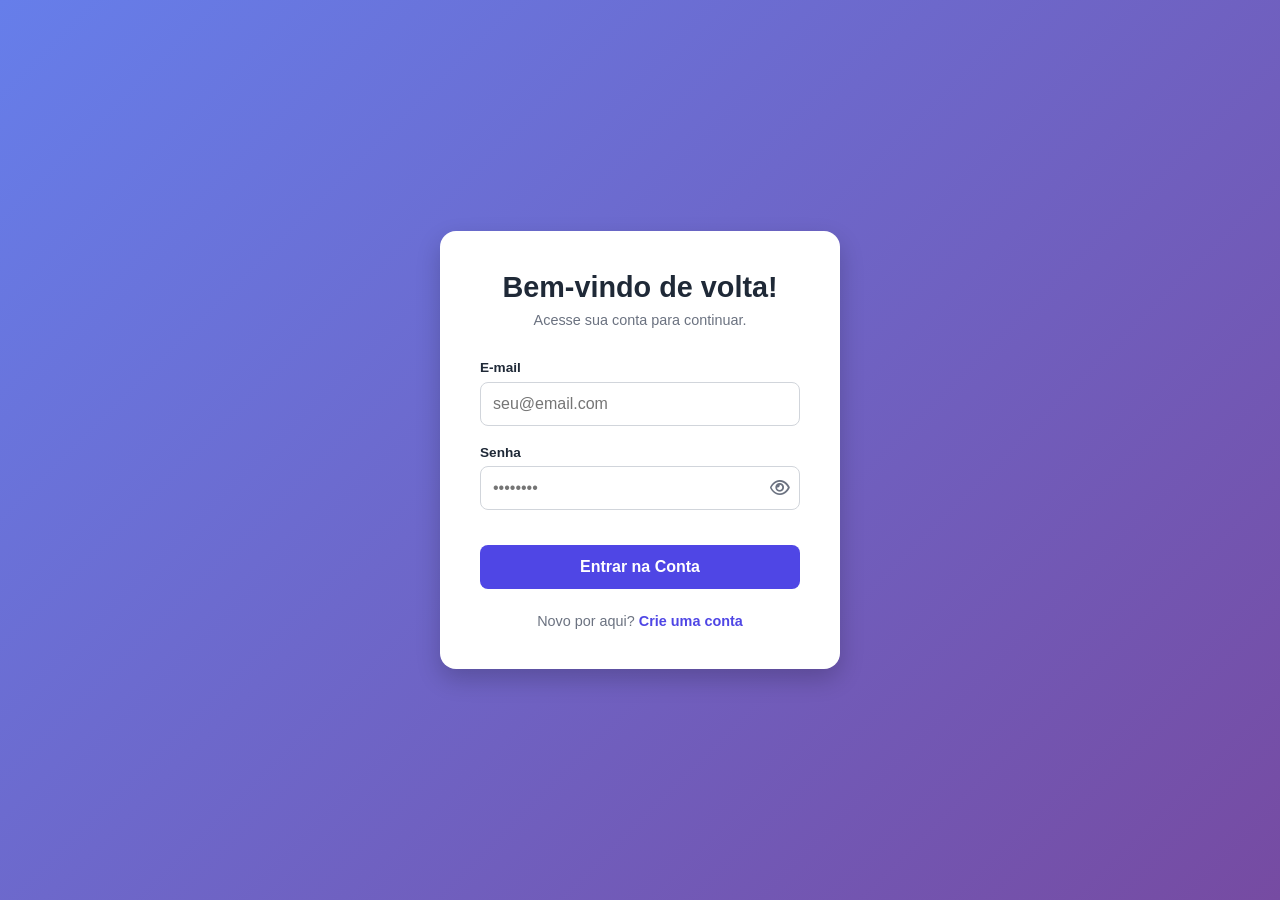
<file: index.html>
<!DOCTYPE html>
<html lang="pt-br">

<head>
    <meta charset="UTF-8">
    <meta name="viewport" content="width=device-width, initial-scale=1.0">
    <title>Entrada Do Sistema</title>
</head>

<body>
    <script>
        window.location.href = "./Login/login.html";
    </script>
    <h2>Não Esta conseguindo entrar no sistema? clique <a href="./Login/login.html">aqui</a></h2>
</body>

</html>
</file>
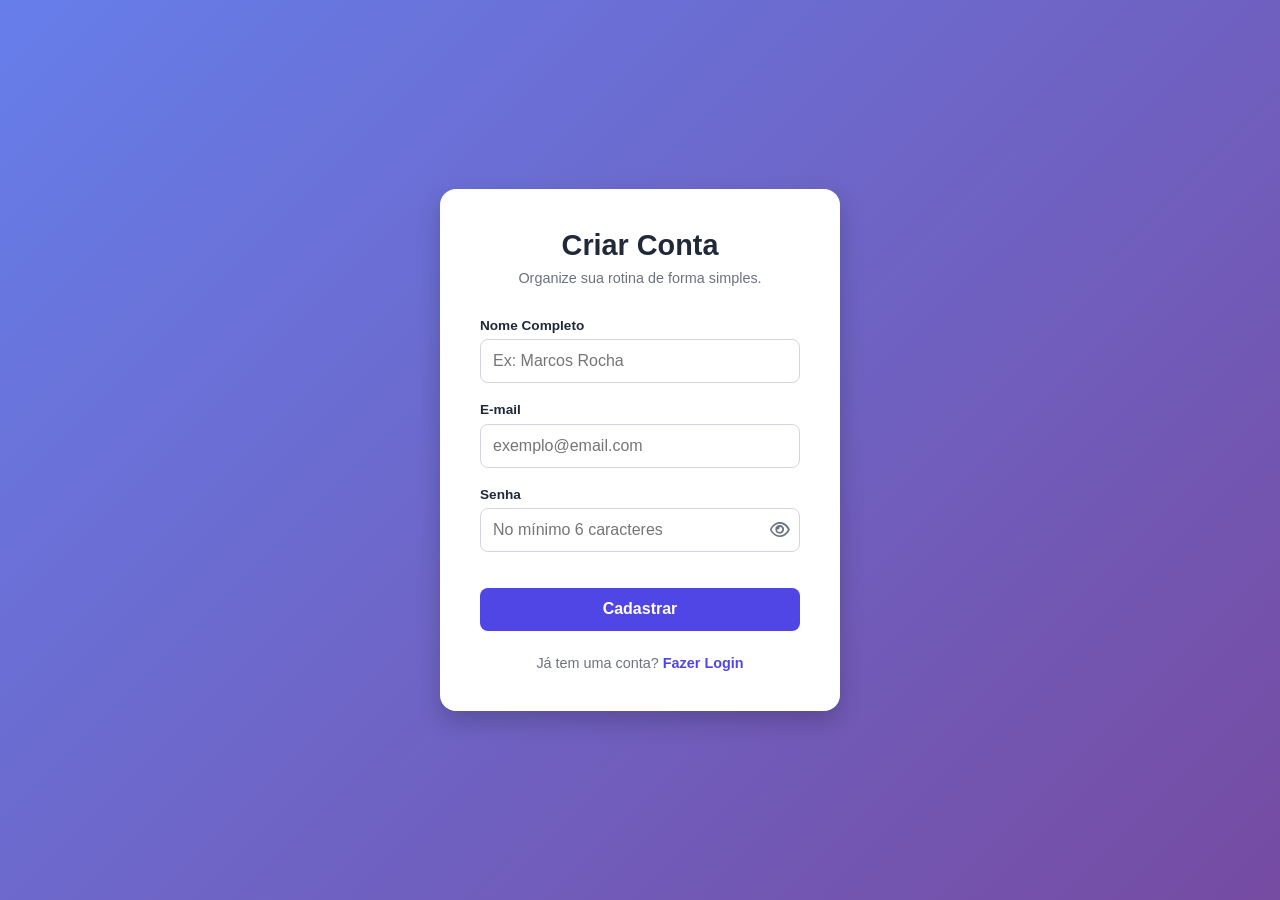
<file: Cadastro/cadastro.html>
<!DOCTYPE html>
<html lang="pt-br">
<head>
    <meta charset="UTF-8">
    <meta name="viewport" content="width=device-width, initial-scale=1.0">
    <title>TaskMaster - Criar Conta</title>
    <link rel="stylesheet" href="style.css">
    <link rel="stylesheet" href="https://cdnjs.cloudflare.com/ajax/libs/font-awesome/6.0.0/css/all.min.css">
</head>
<body>
    <div class="auth-wrapper">
        <div class="auth-card">
            <div class="auth-header">
                <h2>Criar Conta</h2>
                <p>Organize sua rotina de forma simples.</p>
            </div>

            <form id="formCadastro">
                <div id="mensagemErro" class="alert-error hidden"></div>

                <div class="input-group">
                    <label for="nome">Nome Completo</label>
                    <input type="text" id="nome" placeholder="Ex: Marcos Rocha" required>
                </div>

                <div class="input-group">
                    <label for="email">E-mail</label>
                    <input type="email" id="email" placeholder="exemplo@email.com" required>
                </div>

                <div class="input-group">
                    <label for="senha">Senha</label>
                    <div class="password-container">
                        <input type="password" id="senha" placeholder="No mínimo 6 caracteres" required>
                        <button type="button" id="toggleSenha" class="btn-icon">
                            <i class="fa-regular fa-eye"></i>
                        </button>
                    </div>
                </div>

                <button type="submit" id="btnSubmit">
                    <span class="btn-text">Cadastrar</span>
                    <span class="loader hidden"></span>
                </button>
                
                <p class="auth-footer">
                    Já tem uma conta? <a href="../Login/login.html">Fazer Login</a>
                </p>
            </form>
        </div>
    </div>
    <script src="script.js"></script>
</body>
</html>
</file>
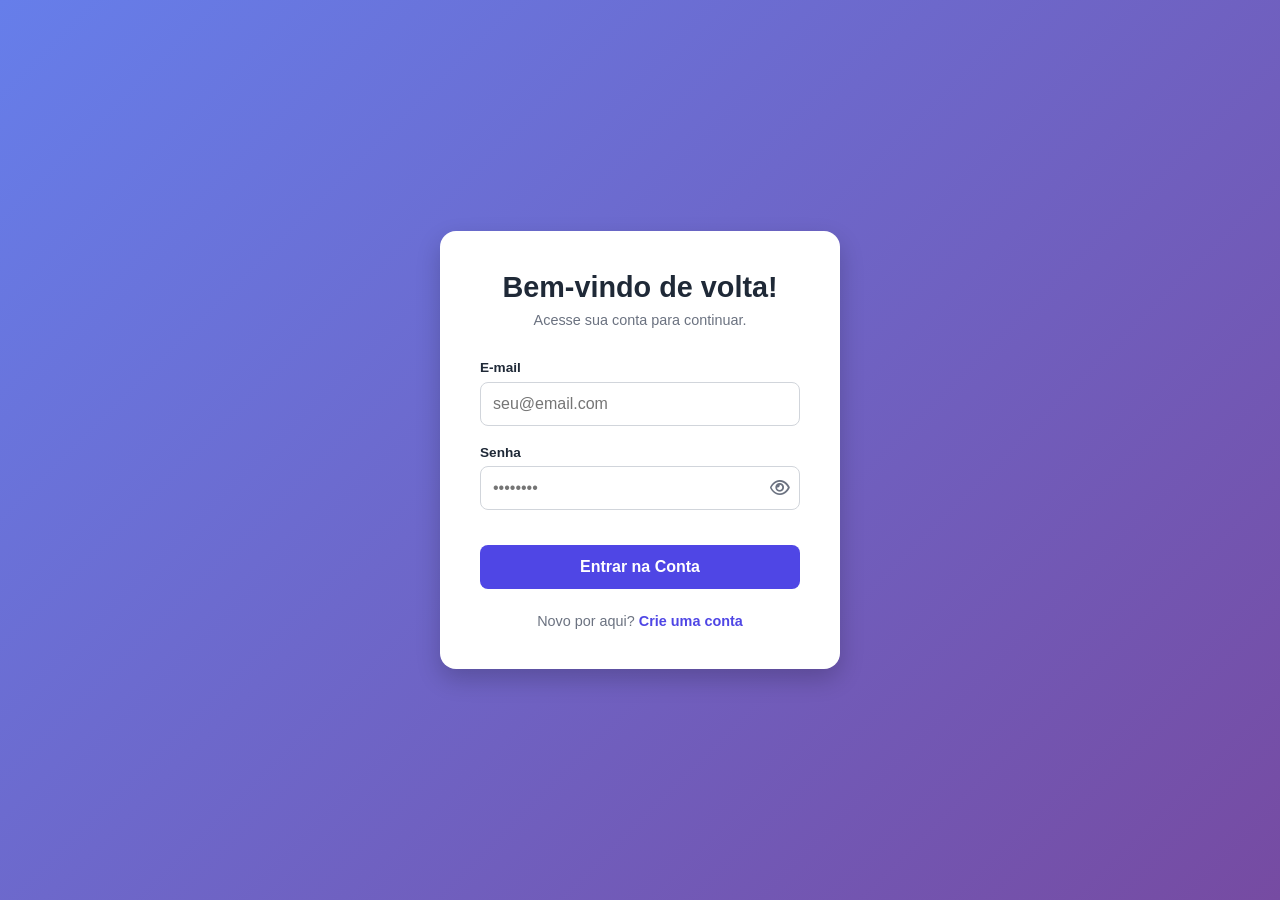
<file: Login/login.html>
<!DOCTYPE html>
<html lang="pt-br">
<head>
    <meta charset="UTF-8">
    <meta name="viewport" content="width=device-width, initial-scale=1.0">
    <title>Login - TaskMaster</title>
    <link rel="stylesheet" href="style.css">
    <!-- Ícones para o botão de mostrar senha -->
    <link rel="stylesheet" href="https://cdnjs.cloudflare.com/ajax/libs/font-awesome/6.0.0/css/all.min.css">
</head>
<body>
    <div class="auth-wrapper">
        <div class="auth-card">
            <div class="auth-header">
                <h2>Bem-vindo de volta!</h2>
                <p>Acesse sua conta para continuar.</p>
            </div>
            
            <form id="formLogin">
                <div id="mensagemErro" class="alert-error hidden"></div>

                <div class="input-group">
                    <label for="email">E-mail</label>
                    <input type="email" id="email" placeholder="seu@email.com" required>
                </div>
                
                <div class="input-group">
                    <label for="senha">Senha</label>
                    <div class="password-container">
                        <input type="password" id="senha" placeholder="••••••••" required>
                        <button type="button" class="btn-icon" id="btnToggle">
                            <i class="fa-regular fa-eye"></i>
                        </button>
                    </div>
                </div>
                
                <button type="submit" id="btnEntrar" class="btn-primary">
                    <span class="btn-text">Entrar na Conta</span>
                </button>

                <p class="auth-footer">
                    Novo por aqui? <a href="../Cadastro/cadastro.html">Crie uma conta</a>
                </p>
            </form>
        </div>
    </div>
    <script src="script.js"></script>
</body>
</html>
</file>
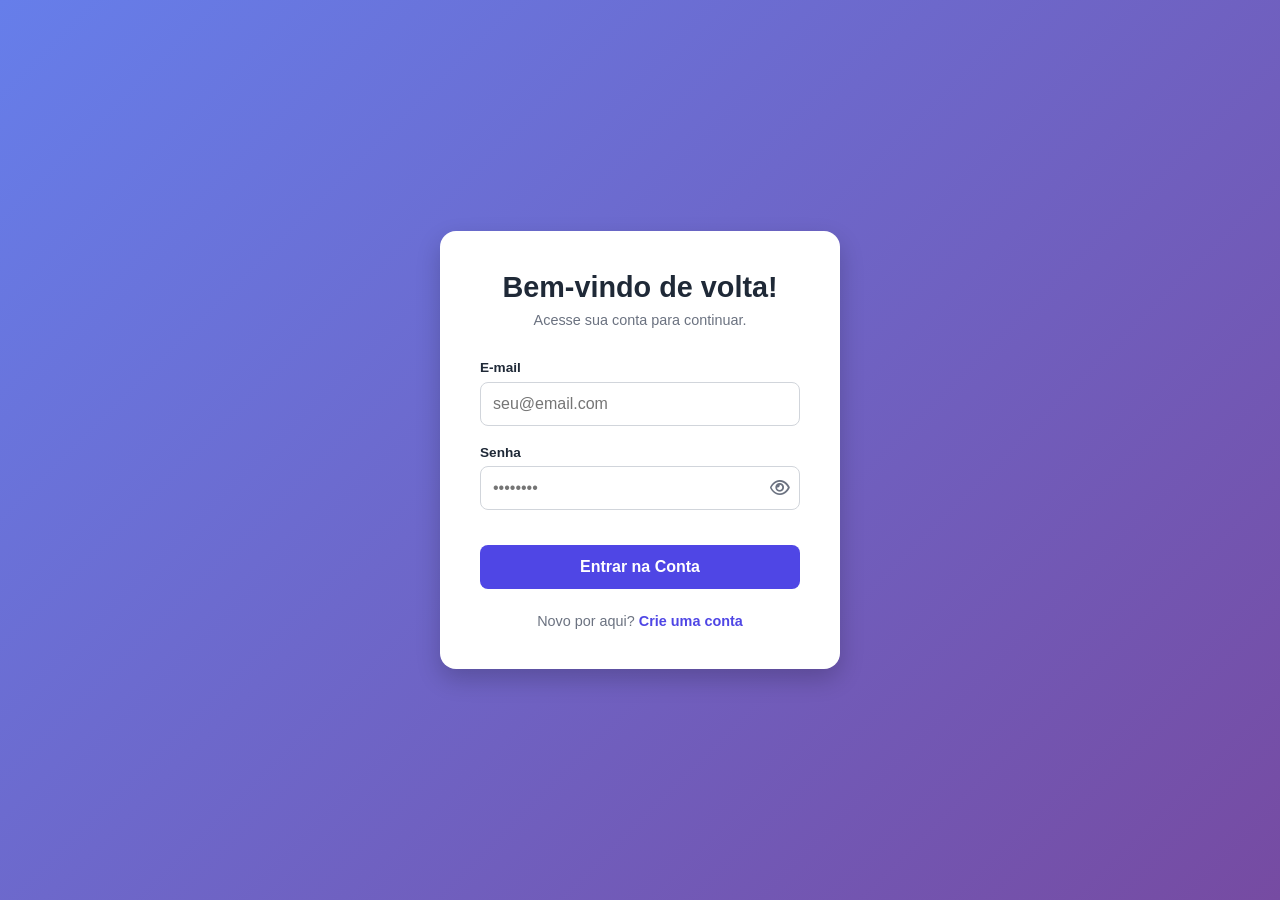
<file: Tarefa/tarefas.html>
<!DOCTYPE html>
<html lang="pt-br">
<head>
    <meta charset="UTF-8">
    <meta name="viewport" content="width=device-width, initial-scale=1.0">
    <title>Dashboard - TaskMaster</title>
    <link rel="stylesheet" href="style.css">
    <link rel="stylesheet" href="https://cdnjs.cloudflare.com/ajax/libs/font-awesome/6.0.0/css/all.min.css">
</head>
<body class="dashboard-body">
    <aside class="sidebar">
        <div class="logo">
            <i class="fa-solid fa-list-check"></i>
            <span>TaskMaster</span>
        </div>

        <div class="user-profile">
            <div class="avatar"><i class="fa-solid fa-user"></i></div>
            <div class="info">
                <span id="userRole" class="role-badge"></span>
                <button onclick="logout()" class="btn-logout">
                    <i class="fa-solid fa-right-from-bracket"></i> Sair
                </button>
            </div>
        </div>

        <nav class="categories-section">
            <h3><i class="fa-solid fa-folder"></i> Categorias</h3>
            <div class="add-cat">
                <input type="text" id="catNome" placeholder="Nova pasta...">
                <button onclick="criarCategoria()"><i class="fa-solid fa-plus"></i></button>
            </div>
            <ul id="listaCategorias" class="cat-list">
                <!-- Dinâmico -->
            </ul>
        </nav>
    </aside>

    <main class="main-content">
        <header class="main-header">
            <h1>Minhas Tarefas</h1>
            <p>Gerencie seus objetivos diários.</p>
        </header>

        <section class="task-creation card">
            <form id="formTarefa" class="task-form">
                <div class="form-row">
                    <input type="text" id="taskTitulo" placeholder="O que precisa ser feito?" required>
                    <select id="taskCatId" required>
                        <option value="">Categoria...</option>
                    </select>
                </div>
                <textarea id="taskDesc" placeholder="Adicione uma descrição detalhada (opcional)"></textarea>
                <button type="submit" class="btn-add-task">
                    <i class="fa-solid fa-calendar-plus"></i> Criar Tarefa
                </button>
            </form>
        </section>

        <section class="task-list-container">
            <div id="listaTarefas" class="task-grid">
                <!-- Dinâmico -->
            </div>
        </section>
    </main>

    <script src="tarefas.js"></script>
</body>
</html>
</file>
<file: Cadastro/style.css>
:root {
    --primary: #4f46e5;
    --primary-hover: #4338ca;
    --bg-gradient: linear-gradient(135deg, #667eea 0%, #764ba2 100%);
    --white: #ffffff;
    --text-dark: #1f2937;
    --text-gray: #6b7280;
    --error: #ef4444;
    --border: #d1d5db;
}

* { box-sizing: border-box; margin: 0; padding: 0; font-family: 'Segoe UI', Tahoma, Geneva, Verdana, sans-serif; }

body {
    background: var(--bg-gradient);
    height: 100vh;
    display: flex;
    align-items: center;
    justify-content: center;
    padding: 20px;
}

.auth-wrapper { width: 100%; max-width: 400px; }

.auth-card {
    background: var(--white);
    padding: 2.5rem;
    border-radius: 1rem;
    box-shadow: 0 10px 25px rgba(0, 0, 0, 0.2);
}

.auth-header { text-align: center; margin-bottom: 2rem; }
.auth-header h2 { color: var(--text-dark); font-size: 1.8rem; margin-bottom: 0.5rem; }
.auth-header p { color: var(--text-gray); font-size: 0.9rem; }

.input-group { margin-bottom: 1.2rem; }
.input-group label { display: block; font-size: 0.85rem; font-weight: 600; color: var(--text-dark); margin-bottom: 0.4rem; }

input {
    width: 100%;
    padding: 0.75rem;
    border: 1px solid var(--border);
    border-radius: 0.5rem;
    font-size: 1rem;
    transition: border-color 0.2s;
}

input:focus { outline: none; border-color: var(--primary); box-shadow: 0 0 0 3px rgba(79, 70, 229, 0.1); }

.password-container { position: relative; display: flex; align-items: center; }
.btn-icon {
    position: absolute;
    right: 10px;
    background: none;
    border: none;
    color: var(--text-gray);
    cursor: pointer;
    font-size: 1.1rem;
}

button[type="submit"] {
    width: 100%;
    padding: 0.8rem;
    background: var(--primary);
    color: white;
    border: none;
    border-radius: 0.5rem;
    font-size: 1rem;
    font-weight: 600;
    cursor: pointer;
    transition: background 0.2s;
    margin-top: 1rem;
}

button[type="submit"]:hover { background: var(--primary-hover); }
button[type="submit"]:disabled { background: #9ca3af; cursor: not-allowed; }

.auth-footer { text-align: center; margin-top: 1.5rem; font-size: 0.9rem; color: var(--text-gray); }
.auth-footer a { color: var(--primary); text-decoration: none; font-weight: 600; }

.alert-error {
    background: #fee2e2;
    color: var(--error);
    padding: 0.75rem;
    border-radius: 0.5rem;
    font-size: 0.85rem;
    margin-bottom: 1rem;
    text-align: center;
}

.hidden { display: none; }
</file>
<file: Login/style.css>
:root {
    --primary: #4f46e5;
    --primary-hover: #4338ca;
    --bg-gradient: linear-gradient(135deg, #667eea 0%, #764ba2 100%);
    --white: #ffffff;
    --text-dark: #1f2937;
    --text-gray: #6b7280;
    --error: #ef4444;
    --border: #d1d5db;
}

* { box-sizing: border-box; margin: 0; padding: 0; font-family: 'Segoe UI', sans-serif; }

body {
    background: var(--bg-gradient);
    height: 100vh;
    display: flex;
    align-items: center;
    justify-content: center;
    padding: 20px;
}

.auth-wrapper { width: 100%; max-width: 400px; }

.auth-card {
    background: var(--white);
    padding: 2.5rem;
    border-radius: 1rem;
    box-shadow: 0 10px 25px rgba(0, 0, 0, 0.2);
}

.auth-header { text-align: center; margin-bottom: 2rem; }
.auth-header h2 { color: var(--text-dark); font-size: 1.8rem; margin-bottom: 0.5rem; }
.auth-header p { color: var(--text-gray); font-size: 0.9rem; }

.input-group { margin-bottom: 1.2rem; }
.input-group label { display: block; font-size: 0.85rem; font-weight: 600; color: var(--text-dark); margin-bottom: 0.4rem; }

input {
    width: 100%;
    padding: 0.75rem;
    border: 1px solid var(--border);
    border-radius: 0.5rem;
    font-size: 1rem;
    transition: border-color 0.2s;
}

input:focus { outline: none; border-color: var(--primary); box-shadow: 0 0 0 3px rgba(79, 70, 229, 0.1); }

.password-container { position: relative; display: flex; align-items: center; }

.btn-icon {
    position: absolute;
    right: 10px;
    background: none;
    border: none;
    color: var(--text-gray);
    cursor: pointer;
    font-size: 1.1rem;
}

.btn-primary {
    width: 100%;
    padding: 0.8rem;
    background: var(--primary);
    color: white;
    border: none;
    border-radius: 0.5rem;
    font-size: 1rem;
    font-weight: 600;
    cursor: pointer;
    transition: background 0.2s;
    margin-top: 1rem;
}

.btn-primary:hover { background: var(--primary-hover); }

.auth-footer { text-align: center; margin-top: 1.5rem; font-size: 0.9rem; color: var(--text-gray); }
.auth-footer a { color: var(--primary); text-decoration: none; font-weight: 600; }

.alert-error {
    background: #fee2e2;
    color: var(--error);
    padding: 0.75rem;
    border-radius: 0.5rem;
    font-size: 0.85rem;
    margin-bottom: 1rem;
    text-align: center;
}

.hidden { display: none; }
</file>
<file: Tarefa/style.css>
:root {
    --primary: #4f46e5;
    --primary-light: #818cf8;
    --success: #10b981;
    --danger: #ef4444;
    --bg-main: #f3f4f6;
    --sidebar-dark: #1e1b4b;
    --white: #ffffff;
}

* {
    box-sizing: border-box;
    margin: 0;
    padding: 0;
    font-family: 'Inter', 'Segoe UI', sans-serif;
}

.dashboard-body {
    background-color: var(--bg-main);
    display: grid;
    grid-template-columns: 280px 1fr;
    height: 100vh;
}

/* SIDEBAR */
.sidebar {
    background: var(--sidebar-dark);
    color: white;
    padding: 2rem 1.5rem;
    display: flex;
    flex-direction: column;
    box-shadow: 4px 0 10px rgba(0, 0, 0, 0.1);
}

.logo {
    display: flex;
    align-items: center;
    gap: 12px;
    font-size: 1.5rem;
    font-weight: 700;
    margin-bottom: 2.5rem;
    color: var(--primary-light);
}

.user-profile {
    background: rgba(255, 255, 255, 0.05);
    padding: 1rem;
    border-radius: 12px;
    margin-bottom: 2rem;
}

.role-badge {
    display: block;
    font-size: 0.75rem;
    text-transform: uppercase;
    letter-spacing: 1px;
    color: var(--primary-light);
    margin-bottom: 8px;
}

.btn-logout {
    background: none;
    border: 1px solid rgba(255, 255, 255, 0.2);
    color: #cbd5e1;
    padding: 5px 12px;
    border-radius: 6px;
    cursor: pointer;
    font-size: 0.8rem;
    transition: all 0.2s;
}

.btn-logout:hover {
    background: var(--danger);
    border-color: var(--danger);
    color: white;
}

.categories-section h3 {
    font-size: 0.9rem;
    color: #94a3b8;
    margin-bottom: 1rem;
}

.add-cat {
    display: flex;
    gap: 8px;
    margin-bottom: 1rem;
}

.add-cat input {
    background: rgba(255, 255, 255, 0.1);
    border: none;
    padding: 8px;
    border-radius: 6px;
    color: white;
    width: 100%;
}

.add-cat button {
    background: var(--primary);
    border: none;
    color: white;
    padding: 0 10px;
    border-radius: 6px;
    cursor: pointer;
}

.cat-list {
    list-style: none;
}

.cat-list li {
    padding: 10px;
    border-radius: 8px;
    cursor: pointer;
    transition: 0.2s;
    color: #cbd5e1;
}

.cat-list li:hover {
    background: rgba(255, 255, 255, 0.1);
    color: white;
}

/* MAIN CONTENT */
.main-content {
    padding: 2rem 3rem;
    overflow-y: auto;
}

.main-header {
    margin-bottom: 2rem;
}

.main-header h1 {
    color: #1e293b;
}

.main-header p {
    color: #64748b;
}

.card {
    background: white;
    padding: 1.5rem;
    border-radius: 12px;
    box-shadow: 0 4px 6px -1px rgba(0, 0, 0, 0.1);
    margin-bottom: 2rem;
}

.task-form {
    display: flex;
    flex-direction: column;
    gap: 15px;
}

.form-row {
    display: flex;
    gap: 15px;
}

.form-row input {
    flex: 3;
}

.form-row select {
    flex: 1;
}

input,
select,
textarea {
    padding: 12px;
    border: 1.5px solid #e2e8f0;
    border-radius: 8px;
    font-size: 0.95rem;
}

.btn-add-task {
    background: var(--primary);
    color: white;
    border: none;
    padding: 12px;
    border-radius: 8px;
    font-weight: 600;
    cursor: pointer;
    transition: 0.2s;
}

.btn-add-task:hover {
    /*background: var(--primary-hover); */
    transform: translateY(-1px);
    background-color: #3d36b1;
}

/* TASK ITEMS */
.task-grid {
    display: grid;
    grid-template-columns: repeat(auto-fill, minmax(300px, 1fr));
    gap: 20px;
}

.task-item {
    background: white;
    padding: 1.5rem;
    border-radius: 12px;
    border-left: 6px solid var(--primary);
    box-shadow: 0 2px 4px rgba(0, 0, 0, 0.05);
    transition: 0.3s;
    display: flex;
    flex-direction: column;
}

.task-item.done {
    border-left-color: var(--success);
    opacity: 0.7;
}

.task-item.done h4 {
    text-decoration: line-through;
    color: #94a3b8;
}

.task-item h4 {
    margin-bottom: 8px;
    color: #1e293b;
}

.task-item p {
    font-size: 0.9rem;
    color: #64748b;
    flex-grow: 1;
    margin-bottom: 15px;
}

.category-tag {
    font-size: 0.7rem;
    background: #e0e7ff;
    color: var(--primary);
    padding: 4px 8px;
    border-radius: 20px;
    font-weight: 700;
    width: fit-content;
    margin-bottom: 15px;
}

.actions {
    display: flex;
    gap: 10px;
    border-top: 1px solid #f1f5f9;
    padding-top: 15px;
}

.actions button {
    flex: 1;
    padding: 8px;
    border: none;
    border-radius: 6px;
    cursor: pointer;
    font-size: 0.85rem;
    font-weight: 600;
}

.btn-complete {
    background: #dcfce7;
    color: var(--success);
}

.btn-delete {
    background: #fee2e2;
    color: var(--danger);
}
</file>
